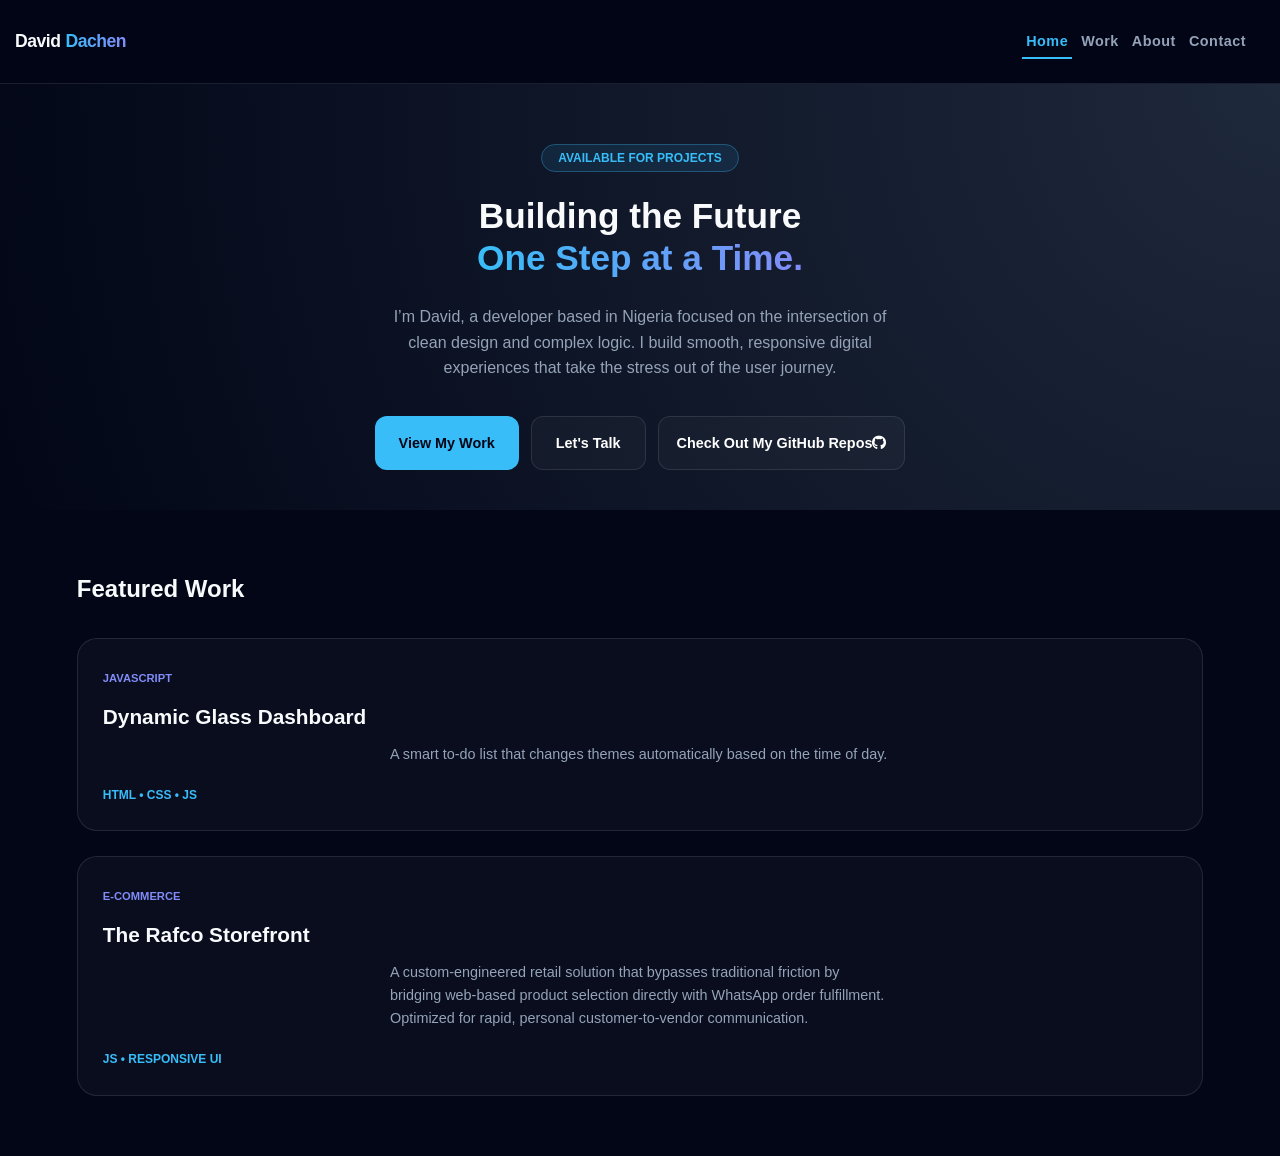
<file: index.html>
<!DOCTYPE html>
<html lang="en">
<head>
    <meta charset="UTF-8">
    <meta name="viewport" content="width=device-width, initial-scale=1.0">
    <title>My Portfolio | Mobile Dev</title>
    <link rel="stylesheet" href="style.css">
   <link rel="stylesheet" href="https://cdnjs.cloudflare.com/ajax/libs/font-awesome/6.5.1/css/all.min.css">

</head>
<body>

    <nav>
        <div class="logo">David<span class="gradient-text">Dachen</span></div>
        <ul class="nav-links">
            <li><a href="index.html" class="active">Home</a></li>
            <li><a href="work.html">Work</a></li>
            <li><a href="about.html">About</a></li>
            <li><a href="contact.html">Contact</a></li>
        </ul>
    </nav>

    <section class="hero">
        <div class="hero-content">
            <span class="badge">Available for Projects</span>
            <h1>Building the Future <br> <span class="gradient-text">One Step at a Time.</span></h1>
            <p>I’m David, a developer based in Nigeria focused on the intersection of clean design and complex logic. I build smooth, responsive digital experiences that take the stress out of the user journey.</p>
            <div class="hero-btns">
                <button class="primary-btn"><a href="work.html">View My Work</a></button>
                <button class="secondary-btn"><a href="contact.html">Let's Talk</a></button>
                <button class="git-btn"><a href="https://github.com/davidweb-devv">
Check Out My GitHub Repos<i class="fab fa-github"></i></a></button>
            </div>
        </div>
    </section>

    <section id="projects">
        <h2 class="section-title">Featured Work</h2>
        <div class="project-grid">
            
            <div class="project-card">
                <div class="card-glass">
                    <span class="tag">JavaScript</span>
                    <h3>Dynamic Glass Dashboard</h3>
                    <p>A smart to-do list that changes themes automatically based on the time of day.</p>
                
                    <div class="tech-stack">HTML • CSS • JS</div>
                </div>
            </div>

            <div class="project-card">
                <div class="card-glass">
                    <span class="tag">E-Commerce</span>
                    <h3>The Rafco Storefront</h3>
                    <p>A custom-engineered retail solution that bypasses traditional friction by bridging web-based product selection directly with WhatsApp order fulfillment. Optimized for rapid, personal customer-to-vendor communication.</p>
                    <div class="tech-stack">JS • RESPONSIVE UI</div>
                </div>
            </div>

        </div>
    </section>

</body>
</html>
</file>
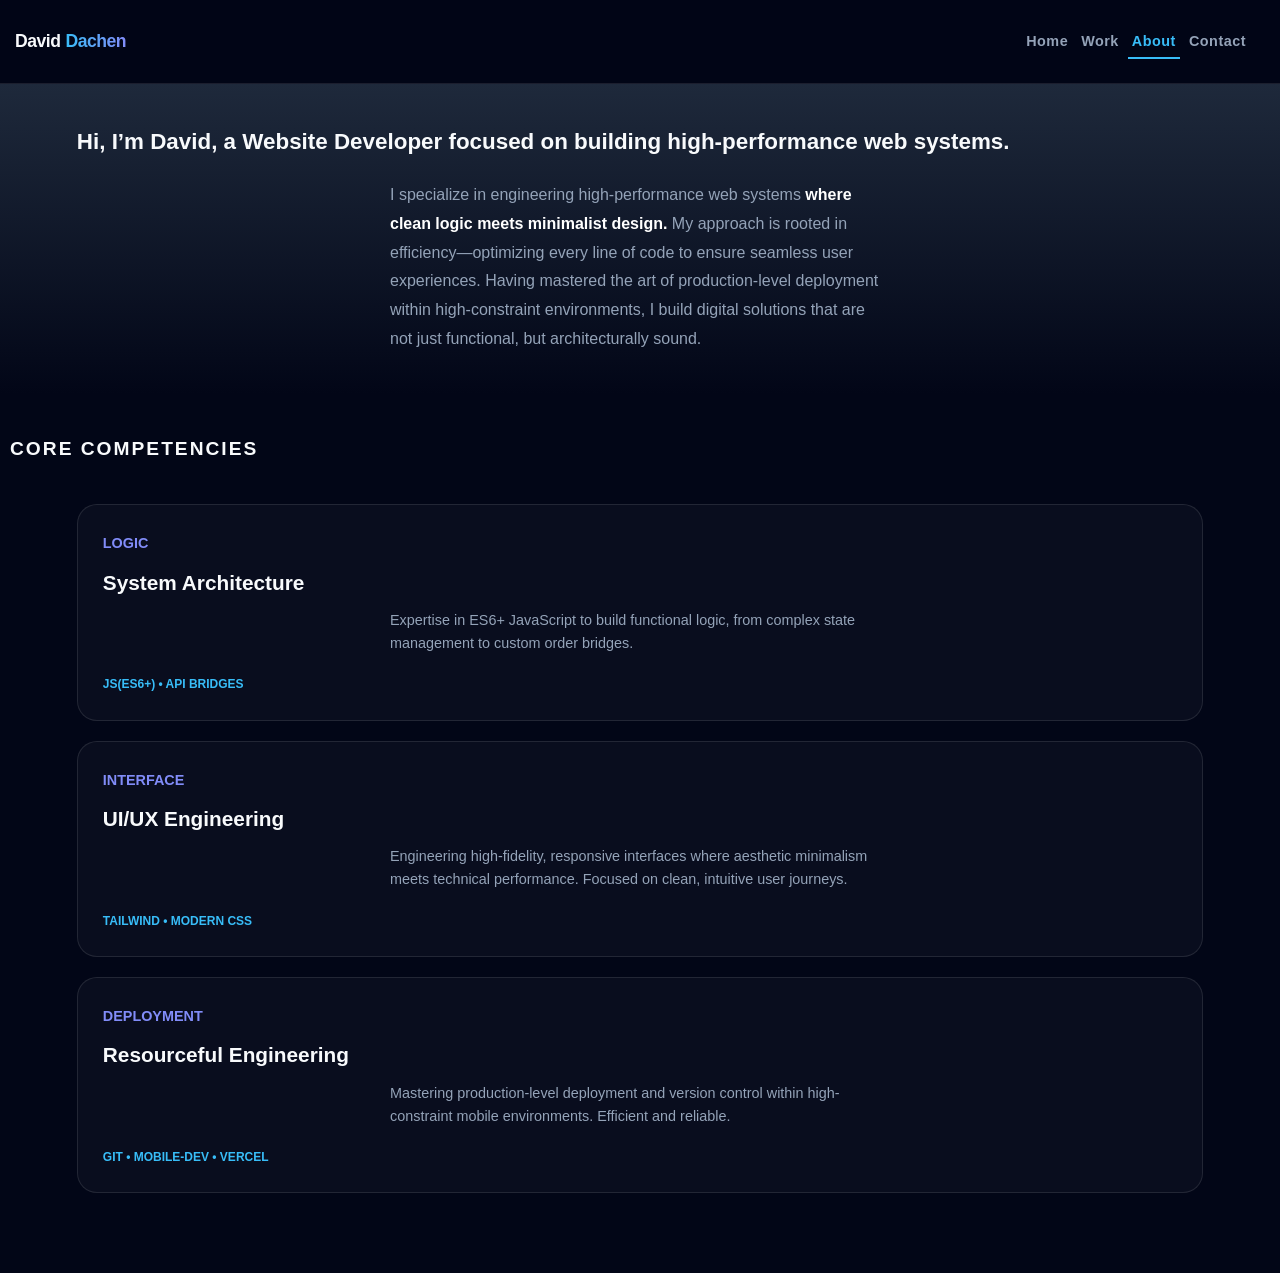
<file: about.html>
<!DOCTYPE html>
<html lang="en">
<head>
    <meta charset="UTF-8">
    <meta name="viewport" content="width=device-width, initial-scale=1.0">
    <title>My Portfolio | Mobile Dev</title>
    <link rel="stylesheet" href="style.css">
</head>

<body>
    <nav>
        <div class="logo">David<span class="gradient-text">Dachen</span></div>
        <ul class="nav-links">
            <li><a href="index.html">Home</a></li>
            <li><a href="work.html" class=>Work</a></li>
            <li><a href="about.html" class="active">About</a></li>
            <li><a href="contact.html">Contact</a></li>
            
            
        </ul>
    </nav>
    
         <section class="introduction">
         <div class="hero-content">
           <h1 id="intro">Hi, I’m David, a Website Developer focused on building high-performance web systems.</h1>
           
           <p id="about">I specialize in engineering high-performance web systems <b>where clean logic meets minimalist design.</b> My approach is rooted in efficiency—optimizing every line of code to ensure seamless user experiences. Having mastered the art of production-level deployment within high-constraint environments, I build digital solutions that are not just functional, but architecturally sound.</p>
         </div>
       </section>
       
       <section>
         <div>
       <h2 style="color: var(--blue); letter-spacing: 2px; font-size: 1.2rem; margin-top: 40px; margin-bottom: -20px; margin-left: 10px">
    CORE COMPETENCIES
</h2>
  
  <section id="skills">
<div class="skill-card">
                <div class="skill-glass">
                    <span class="tag" style="font-size: 0.9rem">LOGIC</span>
                    <h3>System Architecture</h3>
                    <p>Expertise in ES6+ JavaScript to build functional logic, from complex state management to custom order bridges.</p>
                
                    <div class="tech-stack">JS(ES6+) • API BRIDGES</div>
                </div>
            </div>
            
            <div class="skill-card">
                <div class="skill-glass">
                    <span class="tag" style="font-size: 0.9rem">INTERFACE</span>
                    <h3>UI/UX Engineering</h3>
                    <p>Engineering high-fidelity, responsive interfaces where aesthetic minimalism meets technical performance. Focused on clean, intuitive user journeys.</p>
                <div class="tech-stack">TAILWIND • MODERN CSS</div>
                </div>
              </div>
           
           <div class="skill-card">
                <div class="skill-glass">
                    <span class="tag" style="font-size: 0.9rem">DEPLOYMENT</span>
                    <h3>Resourceful Engineering</h3>
                    <p>Mastering production-level deployment and version control within high-constraint mobile environments. Efficient and reliable.</p>
                    <div class="tech-stack">GIT • MOBILE-DEV • VERCEL</div>
                </div>
        </div>
               
               
     </div>
            </section>

       
         
       </body>
       </html>
</file>
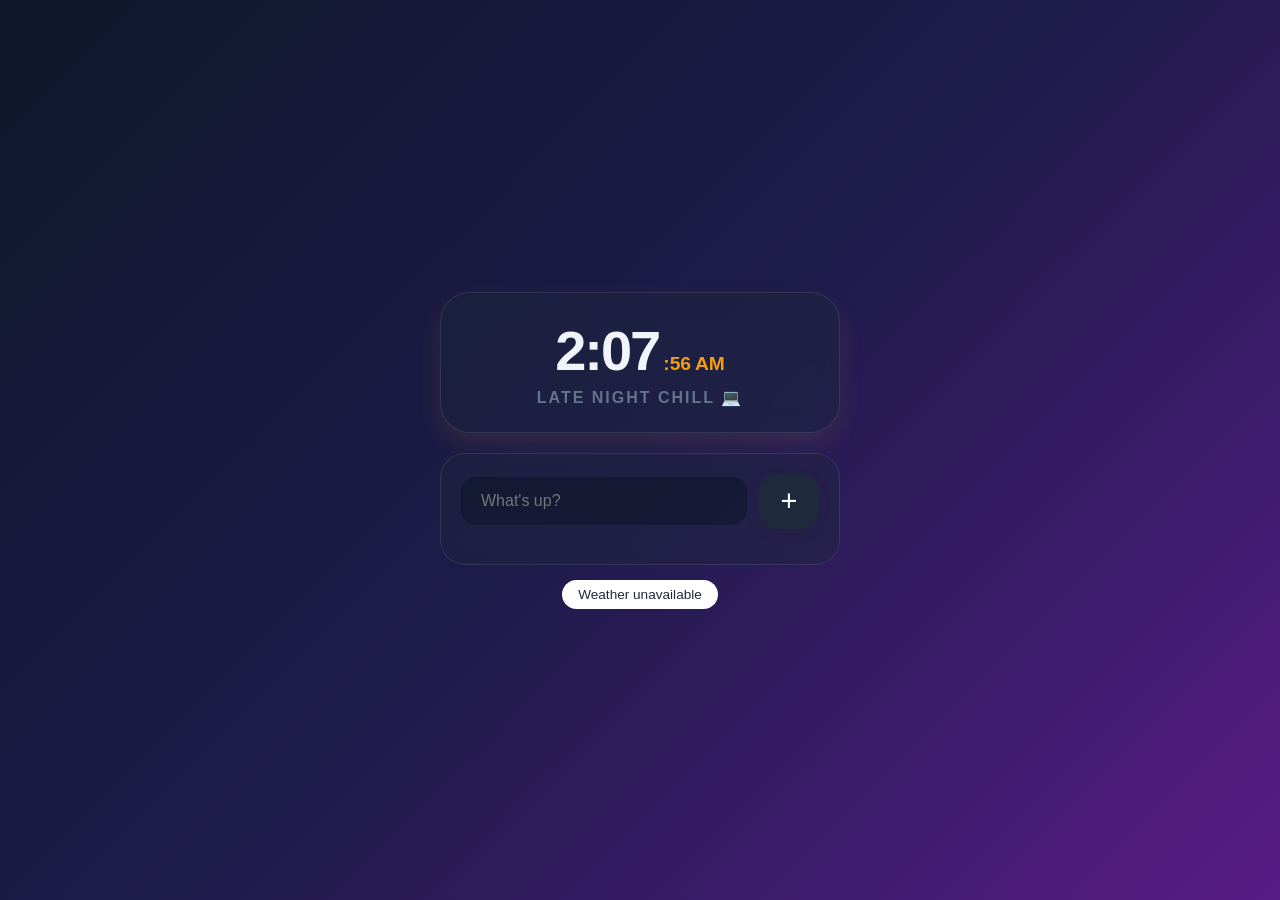
<file: dashboard.html>
<!DOCTYPE html>
<html lang="en">
<head>
  <meta charset="UTF-8">
  <meta name="viewport" content="width=device-width, initial-scale=1.0">
  <title>My Home Screen</title>
  <link rel="stylesheet" href="styles.css">
</head>
<body>

  <main class="dashboard">
    
    <section id="clock-section">
      <h1 id="clock-display">
      <div id="time-container">
        <span id="time">00:00</span>
       <span id="seconds">:00</span>
       <span id="ampm"></span>
      </div>    
      <p id="greeting">Hello!</p>
      </h1>  
      </section>

    <section id="todo-section">
      <div id="todo-container">
    <div class="input-group">
        <input type="text" id="todo-input" placeholder="What's up?">
        <button id="add-btn">+</button>
    </div>
    <ul id="todo-list"></ul> 

    </section>

    <section id="status-section">
      <p id="weather">Fetching weather...</p>
    </section>

  </main>

  <script src="dashboard.js"></script>
</body>
</html>
</file>
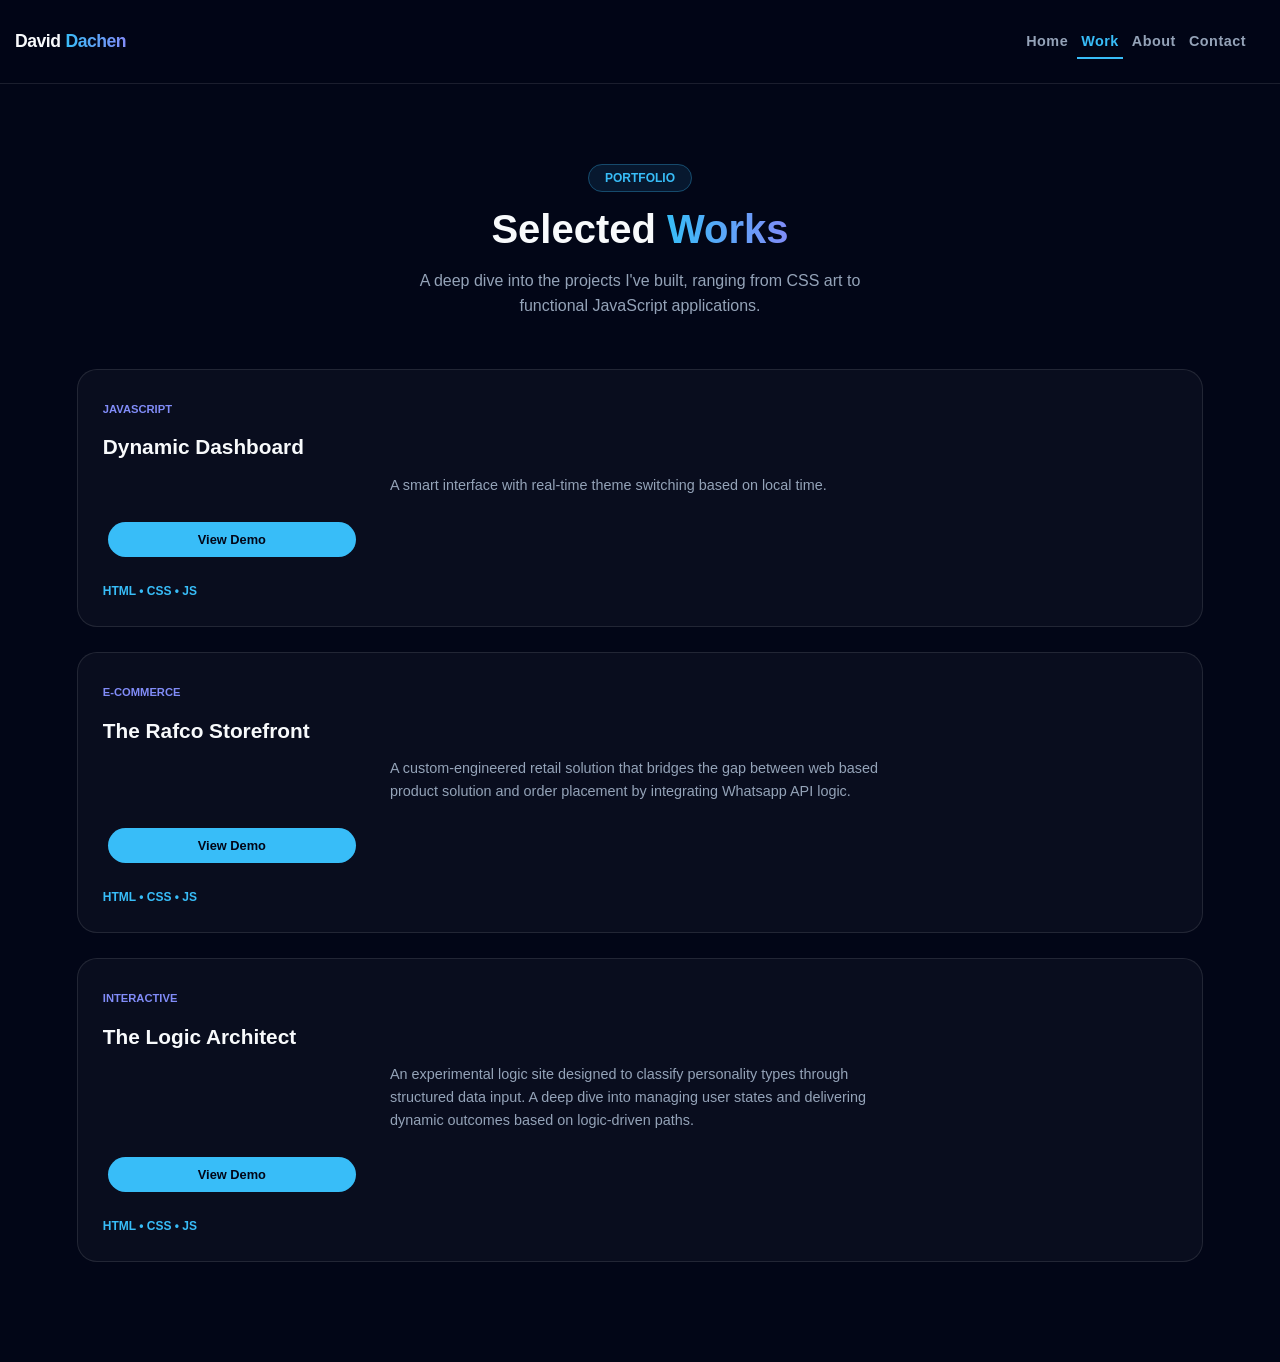
<file: work.html>
<!DOCTYPE html>
<html lang="en">
<head>
    <meta charset="UTF-8">
    <meta name="viewport" content="width=device-width, initial-scale=1.0">
    <title>Work | David Dachen</title>
    <link rel="stylesheet" href="style.css">
</head>
<body>

    <nav>
      <div class="logo">David<span class="gradient-text">Dachen</span></div>
        <ul class="nav-links">
            <li><a href="index.html">Home</a></li>
            <li><a href="work.html" class="active">Work</a></li>
            <li><a href="about.html">About</a></li>
            <li><a href="contact.html">Contact</a></li>
            
        </ul>
    </nav>

    <header class="work-header">
        <span class="badge">Portfolio</span>
        <h1>Selected <span class="gradient-text">Works</span></h1>
        <p>A deep dive into the projects I've built, ranging from CSS art to functional JavaScript applications.</p>
    </header>

    <section class="work-gallery">
        <div class="project-grid">
            
            <div class="project-card">
                <div class="card-glass">
                    <span class="tag">JavaScript</span>
                    <h3>Dynamic Dashboard</h3>
                    <p>A smart interface with real-time theme switching based on local time.</p>
                    <div class="card-actions">
                        <button class="btn-sm primary"><a href="dashboard.html">View Demo</a></button>
                        <!--<button class="btn-sm outline">Code</button>-->
                    </div>
                    <div class="tech-stack">HTML • CSS • JS</div>
                </div>
            </div>

            <div class="project-card">
                <div class="card-glass">
                    <span class="tag">E-COMMERCE</span>
                    <h3>The Rafco Storefront</h3>
                    <p>A custom-engineered retail solution that bridges the gap between web based product solution and order placement by integrating Whatsapp API logic.</p>
                    <div class="card-actions">
                        <button class="btn-sm primary"><a href="https://davidweb-devv.github.io/Rafco-E-Commerce-Website-/">View Demo</a></button>
                    </div>
                    <div class="tech-stack">HTML • CSS • JS</div>
                </div>
            </div>

            <div class="project-card">
                <div class="card-glass">
                    <span class="tag">INTERACTIVE</span>
                    <h3>The Logic Architect </h3>
                    <p>An experimental logic site designed to classify personality types through structured data input. A deep dive into managing user states and delivering dynamic outcomes based on logic-driven paths.</p>
                    <div class="card-actions">
                        <button class="btn-sm primary"><a href="https://davidweb-devv.github.io/identity-logic/">View Demo</a></button>
                        
                    </div>
                    <div class="tech-stack">HTML • CSS • JS</div>
                </div>
            </div>

        </div>
    </section>

</body>
</html>
</file>
<file: style.css>
/* --- Global Reset & Variables --- */
:root {
    --primary: #38bdf8;   /* Sky Blue */
    --accent: #818cf8;    /* Indigo */
    --bg: #020617;        /* Deep Space Blue */
    --glass: rgba(255, 255, 255, 0.03);
    --glass-border: rgba(255, 255, 255, 0.1);
}

* {
    margin: 0;
    padding: 0;
    box-sizing: border-box;
    font-family: 'Inter', 'Segoe UI', sans-serif;
}

body {
    background-color: var(--bg);
    color: #f8fafc;
    line-height: 1.6;
    overflow-x: hidden;
}

/* --- Navigation --- */
nav {
    display: flex;
    justify-content: space-between;
    align-items: center;
    padding: 15px;
    background: rgba(2, 6, 23, 0.8);
    backdrop-filter: blur(12px);
    position: sticky;
    top: 0;
    width: 100%;
    z-index: 1000;
    border-bottom: 1px solid var(--glass-border);
    box-sizing: border-box; 
    left: 0;
}

.logo {
    font-weight: 800;
    font-size: 1.1rem;
    letter-spacing: -0.5px;
    text-align: left;

}

.logo span{
  margin: 5px;
}

.nav-links {
    display: flex;
    justify-content: space-between;
    align-items: center;
    margin: 5px;
    padding: 10px;
    gap: 5px;
    list-style: none;
    font-size: 0.85rem;
    font-weight: 500;
}

 .nav-links a {
    text-decoration: none;
    color: #94a3b8;
    font-size: .9rem;
    font-weight: 700;
    letter-spacing: 0.5px;
    transition: all 0.4s ease;
    padding: 8px 4px;
}

.nav-links a:hover {
    color: var(--primary);
    transform: translateY(-2px);
}

/* --- Hero Section --- */
.hero {
    padding: 60px 6% 40px;
    text-align: center;
    background: radial-gradient(circle at top right, #1e293b, #020617);
}

.badge {
    background: rgba(56, 189, 248, 0.1);
    color: var(--primary);
    margin: 5px;
    padding: 6px 16px;
    border-radius: 30px;
    font-size: 0.75rem;
    font-weight: 600;
    border: 1px solid rgba(56, 189, 248, 0.3);
    text-transform: uppercase;
}

h1 {
    font-size: 2.2rem;
    margin: 25px 0;
    font-weight: 800;
    line-height: 1.2;
}

.gradient-text {
    background: linear-gradient(to right, var(--primary), var(--accent));
    -webkit-background-clip: text;
    -webkit-text-fill-color: transparent;
}

p {
    color: #94a3b8;
    max-width: 500px;
    margin: 0 auto;
}

.hero-btns {
    display: flex;
    flex-wrap: wrap;
    gap: 12px;
    justify-content: center;
    margin-top: 35px;
}

button {
    padding: 14px 24px;
    border-radius: 12px;
    font-weight: 600;
    font-size: 0.9rem;
    border: none;
    transition: 0.3s;
}

.primary-btn {
    background: var(--primary);
    color: #020617;
}

.primary-btn a{
  text-decoration: none;
  color: #020617;
}

.git-btn {
    background: var(--glass);
    color: #fff;
    padding: 18px;
    border: 1px solid var(--glass-border);
    outline: none;
}

.git-btn a{
    text-decoration: none;
  color: #ffffff;
  outline: none;
}

.git-btn:focus{
    outline: none;
}

.secondary-btn {
    background: var(--glass);
    color: #fff;
    border: 1px solid var(--glass-border);
    outline: none;
}

.secondary-btn a{
  text-decoration: none;
  color: #fff;
  outline: none;
}
/* Target both primary and secondary buttons */
.primary-btn, .secondary-btn, .git-btn {
    transition: all 0.3s cubic-bezier(0.175, 0.885, 0.32, 1.275); /* Bouncy feel */
    cursor: pointer;
    position: relative;
    overflow: hidden;
}

.primary-btn:active, .secondary-btn:active, .git-btn:active, {
    transform: scale(0.95); /* Shrinks slightly when tapped (tactile feedback) */
}

.primary-btn:hover {
    transform: translateY(-3px);
    box-shadow: 0 10px 20px rgba(56, 189, 248, 0.3);
}

.secondary-btn:hover {
    background: rgba(255, 255, 255, 0.1);
    border-color: var(--primary);
    color: var(--primary);
}

.git-btn:hover {
    background: rgba(255, 255, 255, 0.1);
    border-color: var(--primary);
    color: var(--primary);
}

/* --- Projects Section --- */
#projects {
    padding: 60px 6%;
}

.section-title {
    margin-bottom: 30px;
    font-size: 1.5rem;
}

.project-grid {
    display: grid;
    gap: 20px;
}

.card-glass {
    background: var(--glass);
    border: 1px solid var(--glass-border);
    padding: 25px;
    border-radius: 20px;
    position: relative;
    overflow: hidden;
    transition: transform 0.3s ease, box-shadow 0.3s ease;
}

.card-glass:hover{
  transform: translateY(-5px);
  border-color: var(--primary);
  box-shadow: 0 10px 30px rgba(56, 189, 248, 0.1);
}

.tag {
    font-size: 0.7rem;
    color: var(--accent);
    font-weight: bold;
    text-transform: uppercase;
}

.card-glass h3 {
    margin: 10px 0;
    font-size: 1.3rem;
}

.card-glass p {
    font-size: 0.9rem;
    margin-bottom: 20px;
    text-align: left;
}

.tech-stack {
    font-size: 0.75rem;
    color: var(--primary);
    font-weight: 700;
}

.contact-section {
    padding: 12px 7%;
    display: flex;
    justify-content: center;
}

.contact-container {
    width: 100%;
    max-width: 500px;
    text-align: center;
}

.contact-form {
    margin-top: 30px;
    display: flex;
    flex-direction: column;
    gap: 15px;
}

.contact-form input, .contact-form textarea {
    background: var(--glass);
    border: 1px solid var(--glass-border);
    padding: 15px;
    border-radius: 12px;
    color: white;
    font-size: 1rem;
}



.contact-form input:focus {
    outline: none;
    border-color: var(--primary);
}
/* --- Work Page Specifics --- */

.work-header {
    padding: 80px 6% 30px;
    text-align: center;
}

.work-header h1 {
    font-size: 2.5rem;
    margin: 15px 0;
}

.work-gallery {
    padding: 20px 6% 100px;
}

/* Ensure the grid looks perfect on mobile */
.project-grid {
    display: grid;
    grid-template-columns: 1fr; /* Stacked on mobile */
    gap: 25px;
}

/* Active Link State */
.nav-links a.active {
    color: var(--primary);
    border-bottom: 2px solid var(--primary);
}

/* Action Button Styles */
.card-actions {
    display: flex;
    gap: 10px;
    margin: 20px 0;
}

.btn-sm {
    margin: 5px 5px;
    padding: 10px 90px;
    border-radius: 20px;
    font-size: 0.8rem;
    font-weight: 700;
    border: none;
    transition: 0.3s ease;
}

.btn-sm.primary {
    background: var(--primary);
    color: #020617;
}

.btn-sm.primary a{
  text-decoration: none;
  color: #020617;
}
.btn-sm.outline {
    background: transparent;
    border: 1px solid var(--glass-border);
    color: white;
}

/* Bouncy feedback when tapping buttons */
.btn-sm:active {
    transform: scale(0.9);
}

/* 1. The Global Page Fade-In */
body {
    animation: fadeInPage 0.6s ease-out;
}

@keyframes fadeInPage {
    from { opacity: 0; }
    to { opacity: 1; }
}

/* 2. The Project Card "Pop" */
.project-card {
    opacity: 0; /* Start invisible */
    animation: cardPop 0.6s cubic-bezier(0.175, 0.885, 0.32, 1.275) forwards;
}

@keyframes cardPop {
    from {
        opacity: 0;
        transform: scale(0.9) translateY(30px);
    }
    to {
        opacity: 1;
        transform: scale(1) translateY(0);
    }
}

/* 3. The Stagger (The Magic Touch) */
/* This makes card 1, 2, and 3 appear one after another */
.project-card:nth-child(1) { animation-delay: 0.2s; }
.project-card:nth-child(2) { animation-delay: 0.4s; }
.project-card:nth-child(3) { animation-delay: 0.6s; }

.introduction{
  padding: 20px 6% 40px;
    text-align: left;
    background: linear-gradient(to bottom, #1e293b, #020617);
}

#intro{
    font-size: 1.4rem;
    font-weight: 700;
    line-height: 1.2;
    letter-spacing: 1;
}

#about{
   color: #94a3b8;
    font-size: 1rem;
    text-align: left;
    max-width: 500px;
    line-height: 1.8;
}

b{
  color: white;
}

#skills{
  padding: 60px 6%;
}


.skill-card {
    opacity: 0; /* Start invisible */
    animation: cardPop 0.6s cubic-bezier(0.175, 0.885, 0.32, 1.275) forwards;
}

@keyframes cardPop {
    from {
        opacity: 0;
        transform: scale(0.9) translateY(30px);
    }
    to {
        opacity: 1;
        transform: scale(1) translateY(0);
    }
}

/* 3. The Stagger (The Magic Touch) */
/* This makes card 1, 2, and 3 appear one after another */
.skill-card:nth-child(1) { animation-delay: 0.2s; 
}
.skill-card:nth-child(2) { animation-delay: 0.4s; 
}
.skill-card:nth-child(3) { animation-delay: 0.6s; 
}

.skill-glass {
    background: var(--glass);
    border: 1px solid var(--glass-border);
    padding: 25px;
    border-radius: 20px;
    position: relative;
    overflow: hidden;
    transition: transform 0.3s ease,  box-shadow 0.3s ease;
    margin-bottom: 20px;
}

.skill-glass:hover{
  transform: translateY(-5px);
  border-color: var(--primary);
  box-shadow: 0 10px 30px rgba(56, 189, 248, 0.1);
}

.skill-glass h3 {
    margin: 10px 0;
    font-size: 1.3rem;
}

.skill-glass p {
    font-size: 0.9rem;
    margin-bottom: 20px;
    text-align: left;
}

#custom{
   font-size: 0.9rem; 
   color: #a0a0a0;    
  line-height: 1.4; 
  margin-top: 30px;  
  margin-bottom: 15px; 
  max-width: 280px;  
  margin-left: auto;
  margin-right: auto;
}

.whatsapp-btn {
    color: #020617;
}

.whatsapp-btn a{
  text-decoration: none;
  color: #020617;
}

/*@media (max-width: 480px) {
    .nav-links {
        gap: 2px;
        position: sticky;
    }
    .nav-links a {
        font-size: 0.75rem; /* Shrink text slightly */
        padding: 4px 2px;   /* Shrink padding */
    }
    .logo {
        font-size: 0.9rem;  /* Make logo a bit smaller */
    }
}*/
</file>
<file: styles.css>
/* General Reset & Background */
* {
    margin: 0;
    padding: 0;
    box-sizing: border-box;
    font-family: 'Segoe UI', Roboto, Helvetica, Arial, sans-serif;
}

body {
    /* Sunny but sophisticated gradient */
    background: linear-gradient(135deg, #e0f2fe 0%, #fff7ed 50%, #fef3c7 100%);
    min-height: 100vh;
    display: flex;
    justify-content: center;
    align-items: center;
    padding: 20px;
    color: #334155;
     transition: background 2s ease, color 0.5s ease;
}/* Transition everything smoothly when the theme changes */

/* Morning (Already done, but let's formalize it) */
body.morning {
    background: linear-gradient(135deg, #e0f2fe 0%, #fff7ed 50%, #fef3c7 100%);
    color: #334155;
}

/* Afternoon - High Sun (Crisper blues and whites) */
body.afternoon {
    background: linear-gradient(135deg, #87ceeb 0%, #f0f9ff 100%);
    color: #0f172a;
}

/* Evening - Sunset (The Golden Hour) */
body.evening {
    background: linear-gradient(135deg, #fdba74 0%, #f472b6 50%, #818cf8 100%);
    color: #ffffff;
}

/* Night - Midnight (Deep space vibes) */
body.night {
    background: linear-gradient(135deg, #0f172a 0%, #1e1b4b 50%, #581c87 100%);
    color: #e2e8f0;
}

/* Update Card contrast for Night Mode */
body.night #clock-section, 
body.night #todo-container {
    background: rgba(30, 41, 59, 0.4);
    border: 1px solid rgba(255, 255, 255, 0.1);
    color: white;
}

body.night #time { color: #f1f5f9; }
body.night #todo-input { background: rgba(15, 23, 42, 0.6); color: white; }


.dashboard {
    width: 100%;
    max-width: 400px;
    animation: fadeIn 0.8s ease-out;
}

/* 1. Clock Section (The Widget) */
#clock-section {
    background: rgba(255, 255, 255, 0.7);
    backdrop-filter: blur(12px);
    -webkit-backdrop-filter: blur(12px);
    border: 1px solid rgba(255, 255, 255, 0.5);
    border-radius: 30px;
    padding: 25px;
    text-align: center;
    margin-bottom: 20px;
    box-shadow: 0 10px 25px rgba(251, 191, 36, 0.1);
}

#time-container {
    display: flex;
    justify-content: center;
    align-items: baseline;
    margin-bottom: 5px;
}

#time {
    font-size: 3.5rem;
    font-weight: 800;
    letter-spacing: -2px;
    color: #1e293b;
}

#seconds, #ampm {
    font-size: 1.2rem;
    font-weight: 600;
    color: #f59e0b; /* Sunny orange accent */
    margin-left: 4px;
}

#greeting {
    font-size: 1rem;
    font-weight: 600;
    color: #64748b;
    text-transform: uppercase;
    letter-spacing: 2px;
}

/* 2. Todo Section */
#todo-container {
    background: rgba(255, 255, 255, 0.5);
    backdrop-filter: blur(8px);
    border-radius: 25px;
    padding: 20px;
    border: 1px solid rgba(255, 255, 255, 0.3);
}

.input-group {
    display: flex;
    align-items: center;
    gap: 12px;
    width: 100%;
    margin-bottom: 15px;
}

#todo-input {
    flex: 1;
    min-width: 0;
    background: rgba(255, 255, 255, 0.9);
    border: none;
    padding: 15px 20px;
    border-radius: 15px;
    outline: none;
    font-size: 1rem;
    box-shadow: inset 0 2px 4px rgba(0,0,0,0.02);
    transition: all 0.3s ease;
}

#todo-input:focus {
    box-shadow: 0 0 0 2px #fcd34d;
}

/*#add-btn {
    background: #1e293b;
    color: white;
    border: none;
    width: 50px;
    border-radius: 15px;
    font-size: 1.5rem;
    cursor: pointer;
    transition: transform 0.2s active;
}

#add-btn:active {
    transform: scale(0.9);
}*/

/* 1. The Add Button (+) */
#add-btn {
   flex-shrink: 0;
   
    background: #1e293b; /* Dark slate for contrast */
    color: #ffffff;
    border: none;
    outline: none;
    width: 60px; /* Slightly bigger touch target for mobile */
    height: 55px;
    border-radius: 18px; /* Matches the input curve */
    font-size: 1.8rem;
    font-weight: 300; /* Thin '+' looks more modern */
    display: flex;
    justify-content: center;
    align-items: center;
    cursor: pointer;
    transition: all 0.2s cubic-bezier(0.175, 0.885, 0.32, 1.275);
    box-shadow: 0 4px 12px rgba(30, 41, 59, 0.2);
}

#add-btn:active {
    transform: scale(0.9);
    background: #f59e0b; /* Turns sunny orange when you tap it! */
}

/* 2. The List Item & Delete Button */
#todo-list li {
    background: rgba(255, 255, 255, 0.9);
    margin-bottom: 12px;
    padding: 14px 20px;
    border-radius: 16px;
    display: flex;
    justify-content: space-between;
    align-items: center;
    border: 1px solid rgba(0, 0, 0, 0.05);
    box-shadow: 0 2px 8px rgba(0, 0, 0, 0.02);
}

/* Target the Delete Button specifically */
.delete-btn {
    background: #fee2e2; /* Soft red background */
    color: #ef4444; /* Bright red 'x' */
    border: none;
    width: 30px;
    height: 30px;
    border-radius: 10px;
    font-size: 1rem;
    font-weight: bold;
    display: flex;
    justify-content: center;
    align-items: center;
    cursor: pointer;
    transition: all 0.2s ease;
}

.delete-btn:hover, .delete-btn:active {
    background: #ef4444;
    color: white;
}

/* 3. Todo List Items */
#todo-list {
    list-style: none;
}

#todo-list li {
    background: white;
    margin-bottom: 10px;
    padding: 12px 18px;
    border-radius: 12px;
    display: flex;
    justify-content: space-between;
    align-items: center;
    animation: slideIn 0.4s ease-out;
}

/* 4. Status/Weather Section */
#status-section {
    text-align: center;
    margin-top: 15px;
}

#weather {
    display: inline-block;
   /* background: #1e293b;
    color: white;*/
    padding: 6px 15px;
    border-radius: 20px;
    font-size: 0.85rem;
    font-weight: 500;
    background: rgba(255, 255, 255, 80);
    color: #1e293b;
    backdrop-filter: blur(5px);
    border: 1px solid rgba(255, 255, 255, 0.3);
}

}

/* Animations */
@keyframes fadeIn {
    from { opacity: 0; transform: translateY(10px); }
    to { opacity: 1; transform: translateY(0); }
}

@keyframes slideIn {
    from { opacity: 0; transform: translateX(-10px); }
    to { opacity: 1; transform: translateX(0); }
}
</file>
